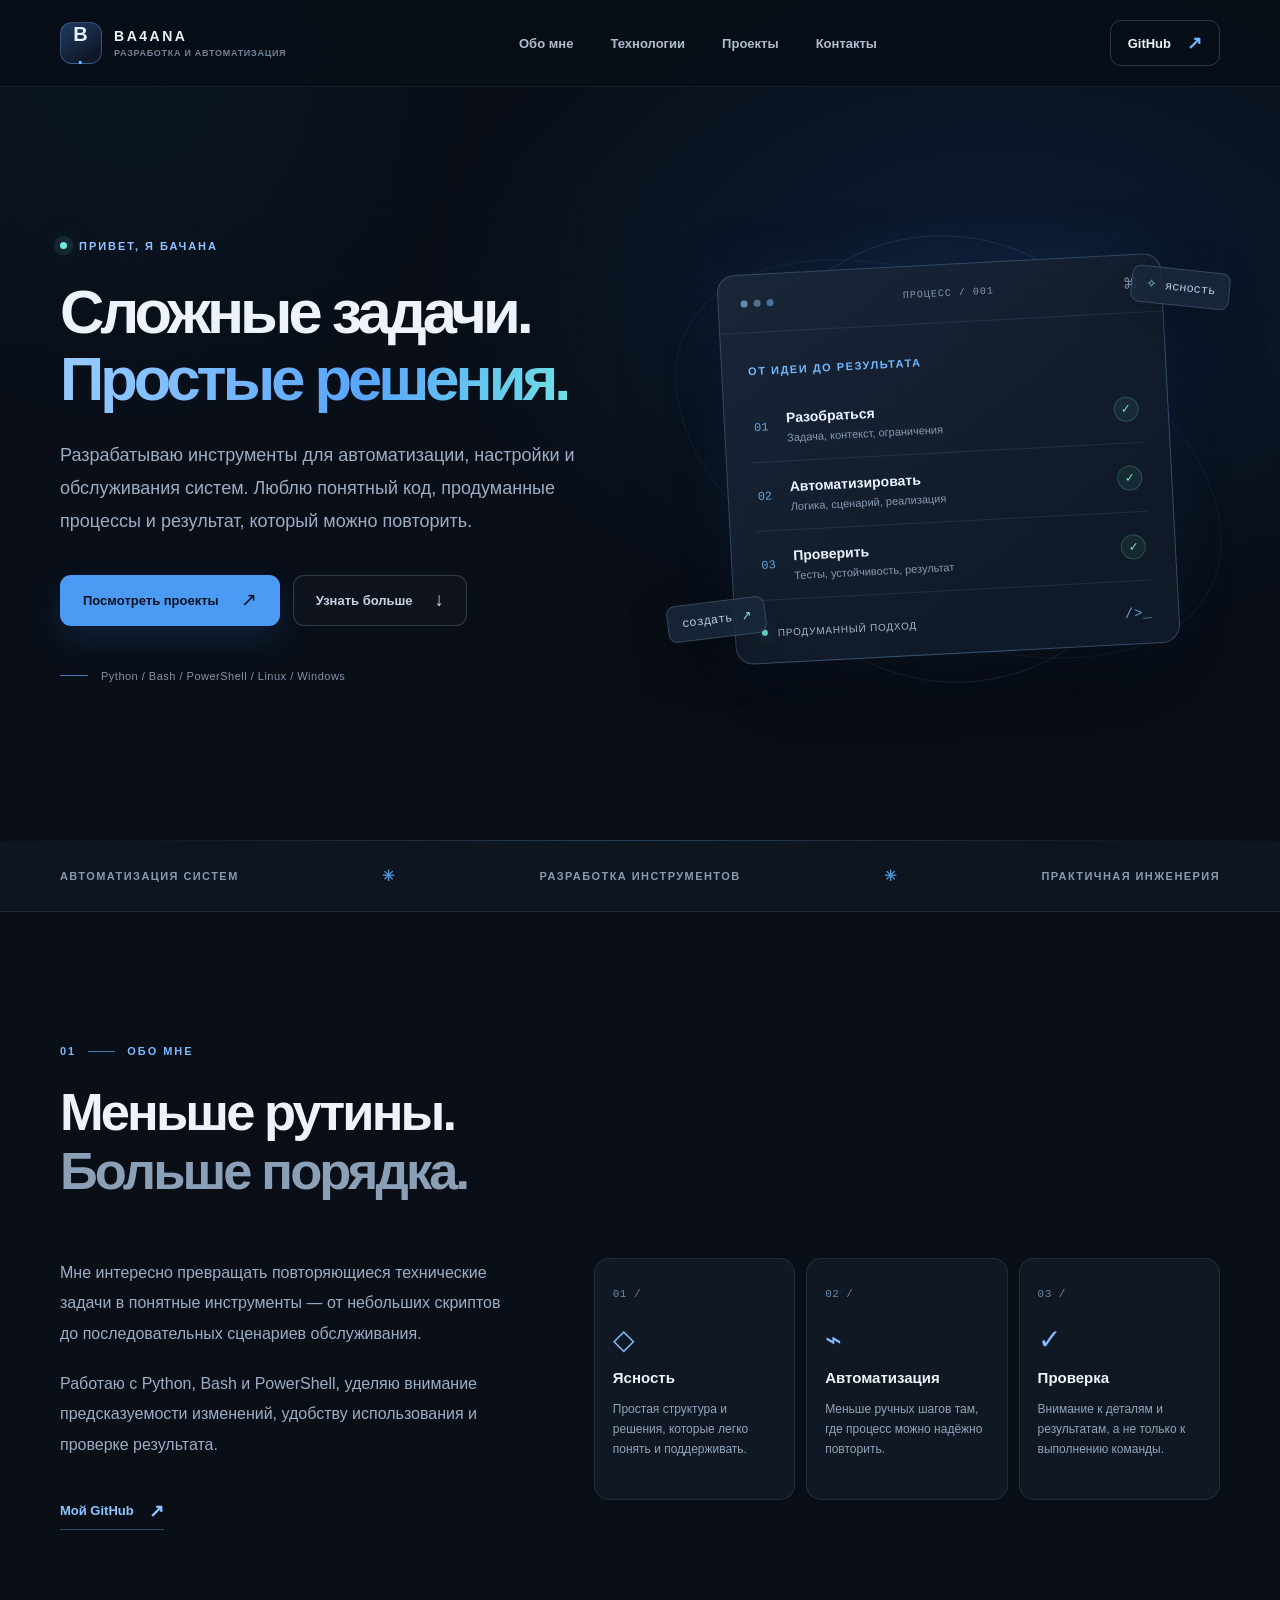
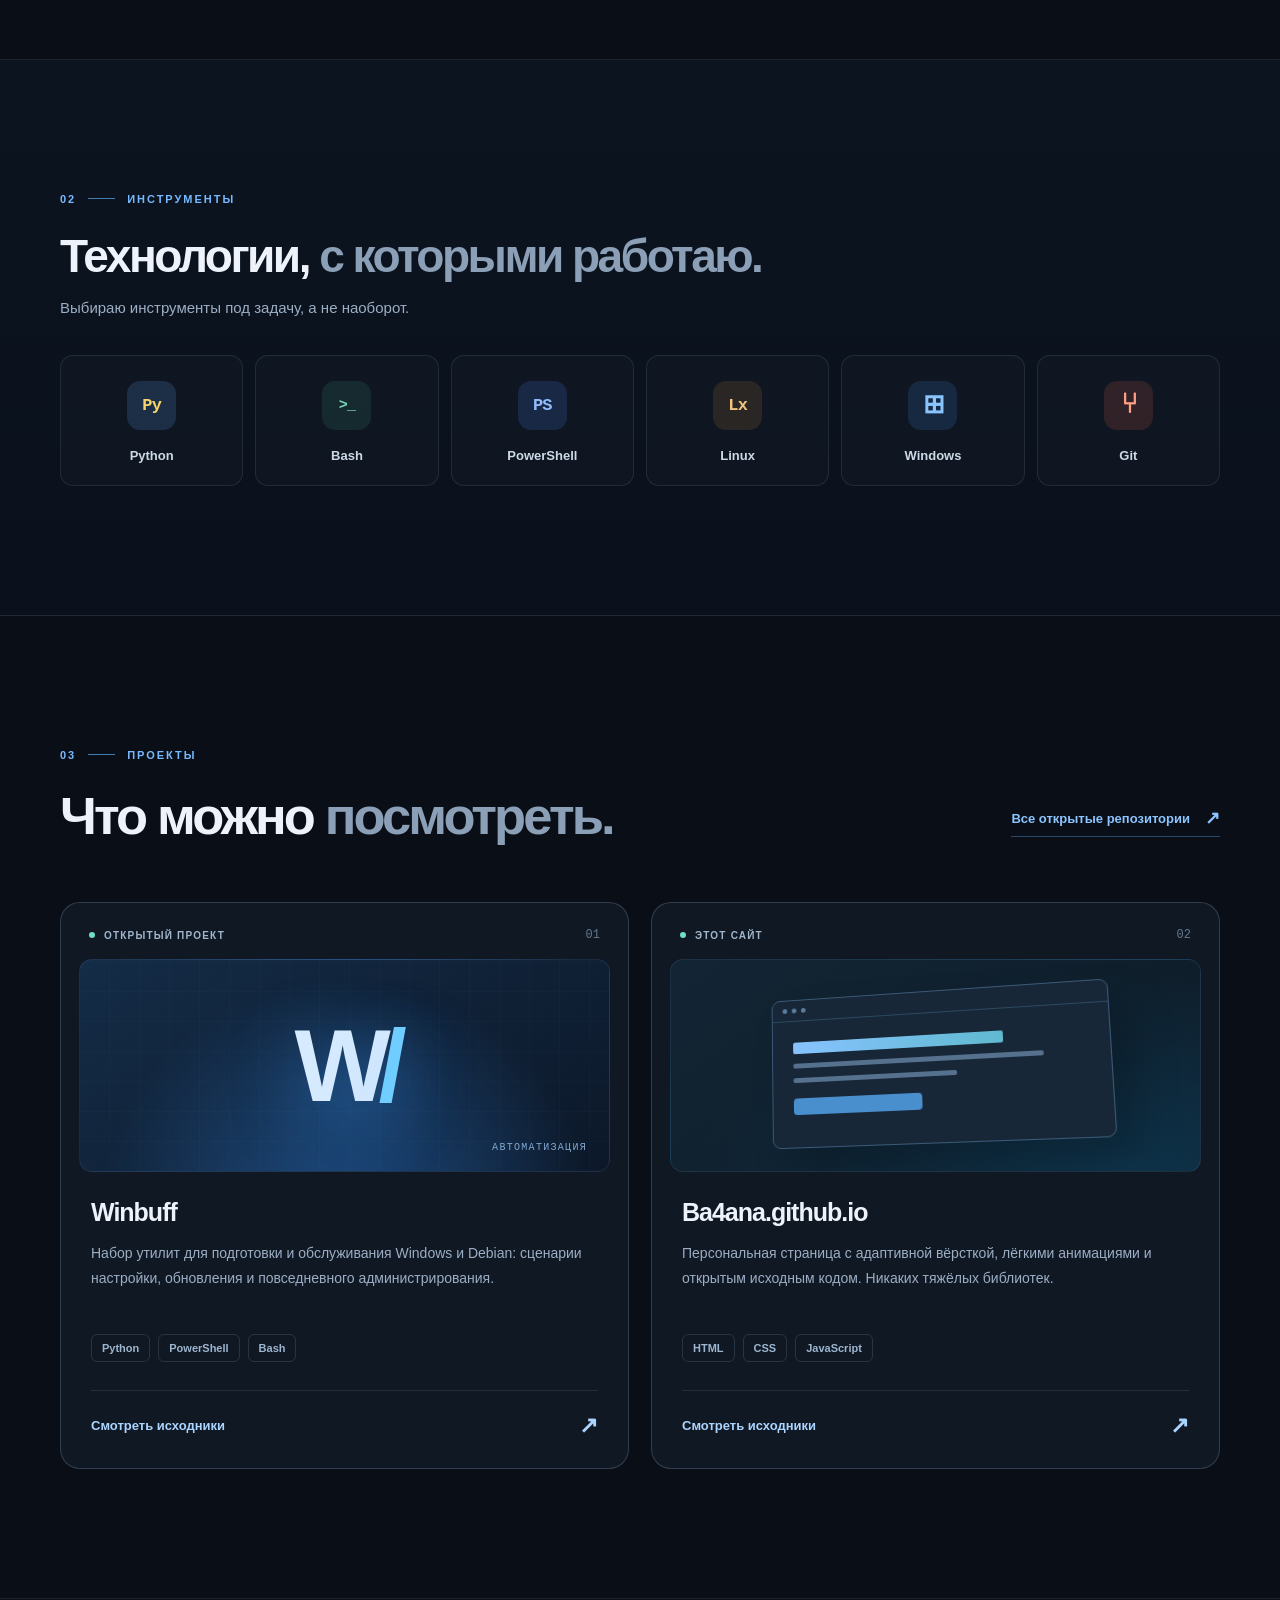
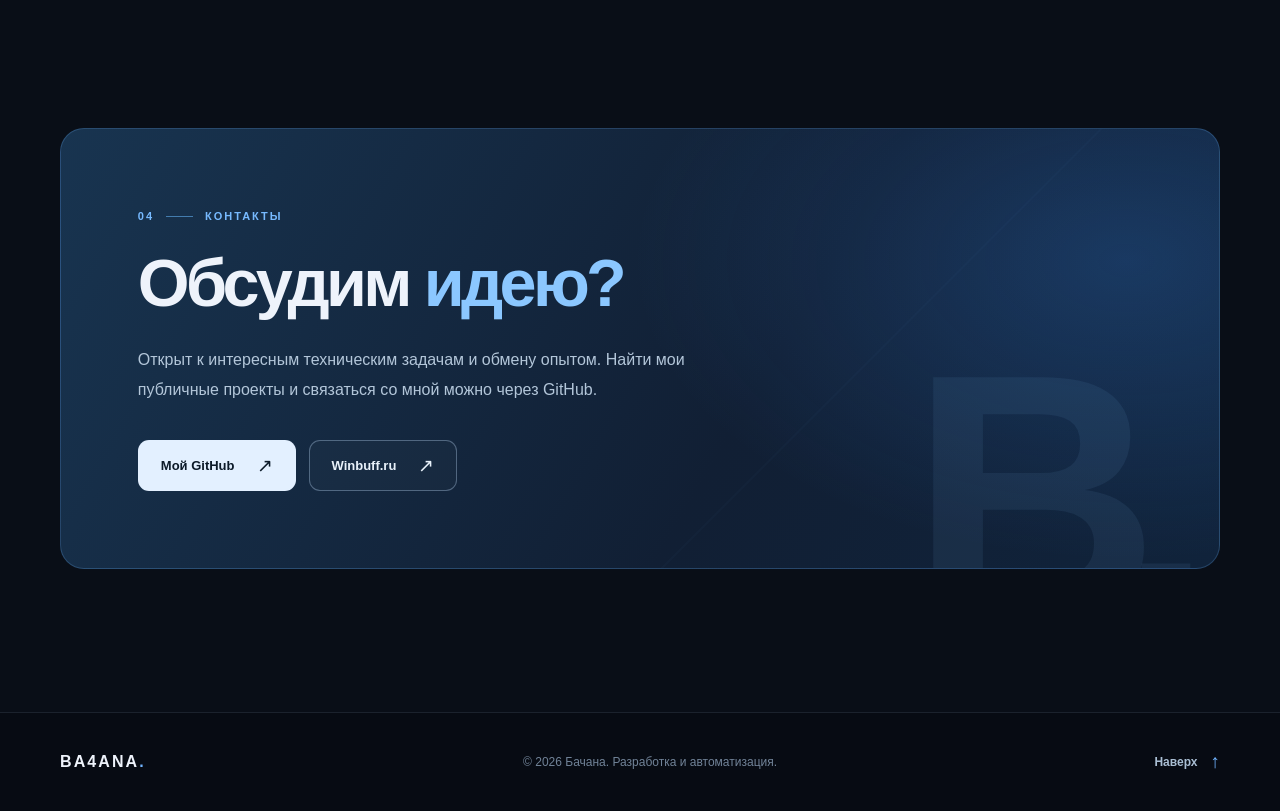
<file: site/index.html>
<!doctype html>
<html lang="ru">
<head>
  <meta charset="utf-8">
  <meta name="viewport" content="width=device-width, initial-scale=1">
  <meta name="color-scheme" content="dark">
  <meta name="theme-color" content="#0a101b">
  <meta name="description" content="Бачана — разработка, автоматизация и практичные инструменты для Linux и Windows. Проекты, технологии и контакты.">
  <meta property="og:type" content="website">
  <meta property="og:locale" content="ru_RU">
  <meta property="og:title" content="Бачана — разработка и автоматизация">
  <meta property="og:description" content="Создаю инструменты, которые делают сложные системные задачи проще.">
  <meta property="og:url" content="https://ba4ana.github.io/">
  <meta name="referrer" content="strict-origin-when-cross-origin">
  <link rel="canonical" href="https://ba4ana.github.io/">
  <link rel="icon" type="image/svg+xml" href="./favicon.svg">
  <link rel="stylesheet" href="./styles.css">
  <title>Бачана — разработка и автоматизация</title>
  <script defer src="./app.js"></script>
  <script type="application/ld+json">
  {
    "@context": "https://schema.org",
    "@type": "Person",
    "name": "Бачана",
    "url": "https://ba4ana.github.io/",
    "sameAs": ["https://github.com/Ba4ana", "https://winbuff.ru/"],
    "knowsAbout": ["Python", "Bash", "PowerShell", "Linux", "Windows", "Git"]
  }
  </script>
</head>
<body>
  <a class="skip-link" href="#main">Перейти к содержимому</a>

  <header class="site-header">
    <div class="container header-inner">
      <a class="brand" href="#top" aria-label="Бачана — на главную">
        <span class="brand-icon" aria-hidden="true">B<span>.</span></span>
        <span class="brand-wordmark">BA4ANA<span class="brand-wordmark-sub">Разработка и автоматизация</span></span>
      </a>
      <button class="menu-toggle" type="button" aria-controls="site-nav" aria-expanded="false" aria-label="Открыть меню">
        <span></span><span></span><span></span>
      </button>
      <nav id="site-nav" class="site-nav" aria-label="Основная навигация">
        <a href="#about">Обо мне</a>
        <a href="#stack">Технологии</a>
        <a href="#projects">Проекты</a>
        <a href="#contact">Контакты</a>
      </nav>
      <a class="header-link" href="https://github.com/Ba4ana" target="_blank" rel="noopener noreferrer">
        GitHub <span aria-hidden="true">↗</span>
      </a>
    </div>
  </header>

  <main id="main">
    <section id="top" class="hero section-grid" aria-labelledby="hero-title">
      <div class="container hero-layout">
        <div class="hero-copy reveal">
          <div class="eyebrow"><span class="eyebrow-mark" aria-hidden="true"></span> ПРИВЕТ, Я БАЧАНА</div>
          <h1 id="hero-title">Сложные задачи.<br><span class="headline-accent">Простые решения.</span></h1>
          <p class="hero-lead">Разрабатываю инструменты для автоматизации, настройки и обслуживания систем. Люблю понятный код, продуманные процессы и результат, который можно повторить.</p>
          <div class="hero-actions">
            <a class="button button-primary" href="#projects">Посмотреть проекты <span aria-hidden="true">↗</span></a>
            <a class="button button-ghost" href="#about">Узнать больше <span aria-hidden="true">↓</span></a>
          </div>
          <p class="hero-footnote"><span class="footnote-line" aria-hidden="true"></span> Python / Bash / PowerShell / Linux / Windows</p>
        </div>

        <div class="hero-art reveal" aria-label="Иллюстрация моего подхода к работе">
          <div class="art-grid" aria-hidden="true"></div>
          <div class="art-orbit art-orbit-one" aria-hidden="true"></div>
          <div class="art-orbit art-orbit-two" aria-hidden="true"></div>
          <div class="process-card">
            <div class="process-top">
              <span class="process-dots" aria-hidden="true"><i></i><i></i><i></i></span>
              <span>ПРОЦЕСС / 001</span>
              <span class="process-top-icon" aria-hidden="true">⌘</span>
            </div>
            <div class="process-main">
              <p class="process-caption">ОТ ИДЕИ ДО РЕЗУЛЬТАТА</p>
              <ol class="process-steps">
                <li>
                  <span class="step-index">01</span>
                  <span class="step-copy"><strong>Разобраться</strong><small>Задача, контекст, ограничения</small></span>
                  <span class="step-check" aria-hidden="true">✓</span>
                </li>
                <li>
                  <span class="step-index">02</span>
                  <span class="step-copy"><strong>Автоматизировать</strong><small>Логика, сценарий, реализация</small></span>
                  <span class="step-check" aria-hidden="true">✓</span>
                </li>
                <li>
                  <span class="step-index">03</span>
                  <span class="step-copy"><strong>Проверить</strong><small>Тесты, устойчивость, результат</small></span>
                  <span class="step-check" aria-hidden="true">✓</span>
                </li>
              </ol>
              <div class="process-bottom">
                <span><i class="signal-dot" aria-hidden="true"></i> ПРОДУМАННЫЙ ПОДХОД</span>
                <span class="process-symbol" aria-hidden="true">/&gt;_</span>
              </div>
            </div>
          </div>
          <div class="art-chip art-chip-a" aria-hidden="true"><span>✧</span> ясность</div>
          <div class="art-chip art-chip-b" aria-hidden="true">создать<span> ↗</span></div>
        </div>
      </div>
      <div class="hero-baseline" aria-hidden="true"></div>
    </section>

    <section class="intro-strip" aria-label="Основные направления">
      <div class="container strip-inner">
        <span>АВТОМАТИЗАЦИЯ СИСТЕМ</span><span class="strip-star" aria-hidden="true">✳</span>
        <span>РАЗРАБОТКА ИНСТРУМЕНТОВ</span><span class="strip-star" aria-hidden="true">✳</span>
        <span>ПРАКТИЧНАЯ ИНЖЕНЕРИЯ</span>
      </div>
    </section>

    <section id="about" class="section about-section" aria-labelledby="about-title">
      <div class="container">
        <div class="section-heading reveal">
          <p class="section-kicker">01 <span></span> ОБО МНЕ</p>
          <h2 id="about-title">Меньше рутины.<br><span>Больше порядка.</span></h2>
        </div>
        <div class="about-layout">
          <div class="about-text reveal">
            <p>Мне интересно превращать повторяющиеся технические задачи в понятные инструменты — от небольших скриптов до последовательных сценариев обслуживания.</p>
            <p>Работаю с Python, Bash и PowerShell, уделяю внимание предсказуемости изменений, удобству использования и проверке результата.</p>
            <a class="text-link" href="https://github.com/Ba4ana" target="_blank" rel="noopener noreferrer">Мой GitHub <span aria-hidden="true">↗</span></a>
          </div>
          <div class="values-grid">
            <article class="value-card reveal">
              <span class="value-number">01 /</span><span class="value-icon" aria-hidden="true">◇</span>
              <h3>Ясность</h3>
              <p>Простая структура и решения, которые легко понять и поддерживать.</p>
            </article>
            <article class="value-card reveal">
              <span class="value-number">02 /</span><span class="value-icon" aria-hidden="true">⌁</span>
              <h3>Автоматизация</h3>
              <p>Меньше ручных шагов там, где процесс можно надёжно повторить.</p>
            </article>
            <article class="value-card reveal">
              <span class="value-number">03 /</span><span class="value-icon" aria-hidden="true">✓</span>
              <h3>Проверка</h3>
              <p>Внимание к деталям и результатам, а не только к выполнению команды.</p>
            </article>
          </div>
        </div>
      </div>
    </section>

    <section id="stack" class="section stack-section" aria-labelledby="stack-title">
      <div class="container">
        <div class="section-heading compact reveal">
          <p class="section-kicker">02 <span></span> ИНСТРУМЕНТЫ</p>
          <h2 id="stack-title">Технологии, <span>с которыми работаю.</span></h2>
          <p>Выбираю инструменты под задачу, а не наоборот.</p>
        </div>
        <ul class="skills-list reveal" aria-label="Технологии">
          <li><span class="skill-icon skill-python" aria-hidden="true">Py</span><span>Python</span></li>
          <li><span class="skill-icon skill-bash" aria-hidden="true">&gt;_</span><span>Bash</span></li>
          <li><span class="skill-icon skill-ps" aria-hidden="true">PS</span><span>PowerShell</span></li>
          <li><span class="skill-icon skill-linux" aria-hidden="true">Lx</span><span>Linux</span></li>
          <li><span class="skill-icon skill-windows" aria-hidden="true">⊞</span><span>Windows</span></li>
          <li><span class="skill-icon skill-git" aria-hidden="true">⑂</span><span>Git</span></li>
        </ul>
      </div>
    </section>

    <section id="projects" class="section projects-section" aria-labelledby="projects-title">
      <div class="container">
        <div class="section-heading projects-heading reveal">
          <div>
            <p class="section-kicker">03 <span></span> ПРОЕКТЫ</p>
            <h2 id="projects-title">Что можно <span>посмотреть.</span></h2>
          </div>
          <a class="text-link" href="https://github.com/Ba4ana?tab=repositories" target="_blank" rel="noopener noreferrer">Все открытые репозитории <span aria-hidden="true">↗</span></a>
        </div>

        <div class="project-grid">
          <article class="project-card project-primary reveal">
            <div class="project-head">
              <span class="project-label"><span class="label-dot" aria-hidden="true"></span> ОТКРЫТЫЙ ПРОЕКТ</span>
              <span class="project-number">01</span>
            </div>
            <div class="project-graphic project-graphic-one" aria-hidden="true">
              <span class="graphic-stroke">W<span>/</span></span>
              <span class="graphic-caption">АВТОМАТИЗАЦИЯ</span>
            </div>
            <div class="project-content">
              <h3>Winbuff</h3>
              <p>Набор утилит для подготовки и обслуживания Windows и Debian: сценарии настройки, обновления и повседневного администрирования.</p>
              <div class="project-tags" aria-label="Технологии проекта"><span>Python</span><span>PowerShell</span><span>Bash</span></div>
              <a class="project-link" href="https://github.com/Ba4ana/winbuff" target="_blank" rel="noopener noreferrer" aria-label="Открыть репозиторий Winbuff на GitHub">
                Смотреть исходники <span aria-hidden="true">↗</span>
              </a>
            </div>
          </article>

          <article class="project-card project-secondary reveal">
            <div class="project-head">
              <span class="project-label"><span class="label-dot" aria-hidden="true"></span> ЭТОТ САЙТ</span>
              <span class="project-number">02</span>
            </div>
            <div class="project-graphic project-graphic-two" aria-hidden="true">
              <div class="browser-drawing">
                <div class="browser-drawing-top"><i></i><i></i><i></i></div>
                <div class="browser-drawing-body">
                  <span class="draw-heading"></span><span class="draw-line"></span>
                  <span class="draw-line short"></span><span class="draw-button"></span>
                </div>
              </div>
            </div>
            <div class="project-content">
              <h3>Ba4ana.github.io</h3>
              <p>Персональная страница с адаптивной вёрсткой, лёгкими анимациями и открытым исходным кодом. Никаких тяжёлых библиотек.</p>
              <div class="project-tags" aria-label="Технологии проекта"><span>HTML</span><span>CSS</span><span>JavaScript</span></div>
              <a class="project-link" href="https://github.com/Ba4ana/Ba4ana.github.io" target="_blank" rel="noopener noreferrer" aria-label="Открыть исходный код этого сайта на GitHub">
                Смотреть исходники <span aria-hidden="true">↗</span>
              </a>
            </div>
          </article>
        </div>
      </div>
    </section>

    <section id="contact" class="section contact-section" aria-labelledby="contact-title">
      <div class="container">
        <div class="contact-panel reveal">
          <div class="contact-decoration" aria-hidden="true">B.</div>
          <p class="section-kicker">04 <span></span> КОНТАКТЫ</p>
          <h2 id="contact-title">Обсудим <span>идею?</span></h2>
          <p>Открыт к интересным техническим задачам и обмену опытом. Найти мои публичные проекты и связаться со мной можно через GitHub.</p>
          <div class="contact-links">
            <a class="button button-light" href="https://github.com/Ba4ana" target="_blank" rel="noopener noreferrer">Мой GitHub <span aria-hidden="true">↗</span></a>
            <a class="button button-outline" href="https://winbuff.ru/" target="_blank" rel="noopener noreferrer">Winbuff.ru <span aria-hidden="true">↗</span></a>
          </div>
        </div>
      </div>
    </section>
  </main>

  <footer class="site-footer">
    <div class="container footer-inner">
      <a class="footer-brand" href="#top">BA4ANA<span>.</span></a>
      <p>© <span id="current-year">2026</span> Бачана. Разработка и автоматизация.</p>
      <a href="#top" class="back-to-top">Наверх <span aria-hidden="true">↑</span></a>
    </div>
  </footer>
</body>
</html>
</file>
<file: site/styles.css>
/* Ba4ana — адаптивный персональный сайт без внешних библиотек и шрифтов. */
:root {
  color-scheme: dark;
  --bg: #090e17;
  --deep: #070b13;
  --surface: #101824;
  --hover: #182638;
  --border: rgba(165, 188, 216, .13);
  --border-strong: rgba(165, 188, 216, .23);
  --text: #eef3fb;
  --muted: #9caec4;
  --subtle: #718398;
  --blue: #71b4ff;
  --cyan: #70e7e1;
  --container: 1160px;
}
* { box-sizing: border-box; }
html { scroll-behavior: smooth; scroll-padding-top: 100px; }
body {
  margin: 0;
  min-width: 320px;
  color: var(--text);
  background: var(--bg);
  font-family: -apple-system, BlinkMacSystemFont, "Segoe UI", Inter, "Noto Sans", Arial, sans-serif;
  -webkit-font-smoothing: antialiased;
  text-rendering: optimizeLegibility;
}
body::before {
  content: ""; position: absolute; z-index: -1; pointer-events: none;
  top: 0; left: 0; right: 0; height: 830px;
  background: radial-gradient(ellipse 55% 53% at 78% 34%, rgba(32, 104, 203, .16), transparent 82%),
              radial-gradient(ellipse 35% 55% at 10% 9%, rgba(18, 93, 146, .09), transparent 80%);
}
a { color: inherit; text-decoration: none; }
button { font: inherit; }
a:focus-visible, button:focus-visible { outline: 2px solid var(--cyan); outline-offset: 5px; }
::selection { background: #3277c7; color: #fff; }
.container { width: min(var(--container), calc(100% - 80px)); margin-inline: auto; }
.skip-link {
  position: fixed; top: -80px; left: 20px; z-index: 100;
  padding: 12px 18px; border-radius: 8px; background: white; color: #09101d; font-weight: 700;
}
.skip-link:focus { top: 12px; }
.site-header {
  position: sticky; top: 0; z-index: 40;
  border-bottom: 1px solid rgba(160, 186, 216, .08);
  background: rgba(9, 14, 23, .86);
  backdrop-filter: blur(18px); -webkit-backdrop-filter: blur(18px);
}
.header-inner { min-height: 86px; display: flex; align-items: center; justify-content: space-between; gap: 30px; }
.brand { display: inline-flex; align-items: center; gap: 12px; flex-shrink: 0; }
.brand-icon {
  width: 42px; height: 42px; border: 1px solid rgba(119, 182, 255, .32);
  border-radius: 12px; display: grid; place-items: center;
  color: #e5f1ff; background: linear-gradient(145deg, #1f3b61, #10192b 78%);
  font-weight: 800; font-size: 20px; letter-spacing: -.09em; padding-right: 3px;
}
.brand-icon span, .footer-brand span { color: var(--blue); }
.brand-wordmark { font-size: 14px; line-height: 1.3; letter-spacing: .18em; font-weight: 800; }
.brand-wordmark-sub {
  display: block; font-size: 9px; font-weight: 600; letter-spacing: .08em;
  color: var(--subtle); margin-top: 3px; text-transform: uppercase;
}
.site-nav { display: flex; align-items: center; gap: clamp(20px, 2.9vw, 38px); }
.site-nav a { font-size: 13px; font-weight: 600; color: #aebed0; transition: color .2s ease; }
.site-nav a:hover, .site-nav a:focus-visible { color: #fff; }
.header-link {
  display: inline-flex; align-items: center; gap: 16px;
  padding: 11px 17px; border: 1px solid var(--border-strong); border-radius: 11px;
  font-size: 13px; font-weight: 700; transition: background .2s, border-color .2s;
}
.header-link:hover { background: var(--hover); border-color: rgba(119, 182, 255, .45); }
.header-link span { color: var(--blue); font-size: 18px; }
.menu-toggle { display: none; }

/* Главный экран */
.hero { position: relative; overflow: hidden; }
.section-grid::before {
  content: ""; position: absolute; inset: 0; pointer-events: none; opacity: .3;
  background-image: linear-gradient(rgba(136, 174, 207, .045) 1px, transparent 1px),
                    linear-gradient(90deg, rgba(136, 174, 207, .045) 1px, transparent 1px);
  background-size: 64px 64px;
  mask-image: linear-gradient(to bottom, transparent, #000 22%, transparent 90%);
}
.hero-layout {
  display: grid; grid-template-columns: minmax(0, 1.04fr) minmax(0, .96fr);
  align-items: center; gap: 30px; padding-top: 129px; padding-bottom: 140px; min-height: 665px;
}
.hero-copy { position: relative; z-index: 2; }
.eyebrow, .section-kicker {
  display: inline-flex; align-items: center; gap: 12px; margin: 0;
  color: #90c4ff; font-size: 11px; letter-spacing: .18em; font-weight: 800;
}
.eyebrow-mark {
  display: inline-block; width: 7px; height: 7px; border-radius: 50%;
  background: var(--cyan); box-shadow: 0 0 0 6px rgba(112, 231, 225, .09), 0 0 22px rgba(112, 231, 225, .55);
}
.hero h1 {
  margin: 26px 0 27px; font-size: clamp(42px, 4.8vw, 65px);
  letter-spacing: -.065em; line-height: 1.08; font-weight: 800; white-space: normal;
}
.headline-accent {
  color: var(--blue); background: linear-gradient(100deg, #94c9ff 5%, #58a5fb 60%, #73ece1 108%);
  -webkit-background-clip: text; background-clip: text; -webkit-text-fill-color: transparent;
}
.hero-lead { font-size: clamp(16px, 1.5vw, 18px); line-height: 1.85; max-width: 530px; color: var(--muted); margin: 0; }
.hero-actions, .contact-links { display: flex; flex-wrap: wrap; gap: 13px; margin-top: 36px; }
.button {
  min-height: 51px; display: inline-flex; align-items: center; justify-content: center;
  gap: 22px; padding: 14px 22px; border-radius: 11px; border: 1px solid transparent;
  font-size: 13px; font-weight: 800; transition: transform .2s, box-shadow .2s, background .2s, border-color .2s;
}
.button:hover { transform: translateY(-2px); }
.button span { font-size: 19px; line-height: 10px; font-weight: 400; }
.button-primary { background: #4b9af3; color: #071222; box-shadow: 0 14px 35px rgba(46, 127, 226, .17); }
.button-primary:hover { background: #78bbff; box-shadow: 0 16px 40px rgba(46, 127, 226, .27); }
.button-ghost { color: #c7d4e4; border-color: var(--border-strong); background: rgba(255,255,255,.025); }
.button-ghost:hover { background: #192537; }
.hero-footnote { display: flex; align-items: center; gap: 13px; margin: 44px 0 0; color: #8294ab; font-size: 11px; letter-spacing: .045em; }
.footnote-line { width: 28px; height: 1px; background: #4178b5; }

/* Декоративная схема без выдуманных показателей */
.hero-art { min-height: 485px; position: relative; display: flex; align-items: center; justify-content: center; isolation: isolate; }
.art-grid { position: absolute; z-index: -3; width: 100%; height: 100%; background: radial-gradient(circle at center, rgba(25, 83, 149, .16), transparent 68%); }
.art-orbit { position: absolute; z-index: -2; border-radius: 50%; border: 1px solid rgba(99, 165, 235, .15); pointer-events: none; }
.art-orbit-one { width: 450px; height: 450px; transform: rotate(-18deg) scaleX(.94); }
.art-orbit-two { width: 585px; height: 340px; transform: rotate(26deg); border-color: rgba(99, 165, 235, .09); }
.process-card {
  width: min(100%, 445px); margin-inline: 25px; border: 1px solid rgba(136, 186, 236, .29);
  border-radius: 18px; background: linear-gradient(145deg, #182638, #101927 76%);
  box-shadow: 0 36px 100px rgba(0,0,0,.33), 0 0 65px rgba(52,129,220,.095);
  transform: rotate(-3deg); overflow: hidden;
}
.process-top {
  display: flex; justify-content: space-between; align-items: center;
  padding: 19px 22px; border-bottom: 1px solid rgba(189,213,242,.1);
  font-family: ui-monospace, SFMono-Regular, Consolas, monospace; color: #8297b3;
  font-size: 10px; letter-spacing: .1em;
}
.process-dots { display: flex; gap: 6px; }
.process-dots i { display: block; width: 7px; height: 7px; background: #54708d; border-radius: 50%; }
.process-dots i:first-child { background: #668aaa; }
.process-dots i:last-child { background: #48719c; }
.process-top-icon { font-size: 15px; }
.process-main { padding: 32px 26px 22px; }
.process-caption { color: #72b8ff; font-size: 11px; letter-spacing: .14em; font-weight: 800; margin: 0 0 17px; }
.process-steps { margin: 0; padding: 0; list-style: none; }
.process-steps li {
  display: flex; align-items: center; gap: 18px; padding: 17px 3px;
  border-bottom: 1px solid rgba(182,209,235,.1);
}
.step-index { font-family: ui-monospace, monospace; color: #67a3dd; font-size: 12px; }
.step-copy { display: grid; gap: 6px; flex: 1; }
.step-copy strong { font-size: 14px; color: #ecf4ff; font-weight: 700; }
.step-copy small { color: #879bb2; font-size: 11px; }
.step-check {
  width: 25px; height: 25px; border-radius: 50%; display: grid; place-items: center;
  color: #72e6d2; background: rgba(73, 206, 175, .09);
  border: 1px solid rgba(106, 229, 195, .22); font-size: 12px;
}
.process-bottom { display: flex; align-items: center; justify-content: space-between; margin-top: 24px; font-size: 10px; letter-spacing: .08em; color: #a4bbc7; }
.process-bottom > span:first-child { display: inline-flex; gap: 10px; align-items: center; }
.signal-dot { display: inline-block; width: 6px; height: 6px; border-radius: 50%; background: #65e1c7; box-shadow: 0 0 15px rgba(101,225,199,.6); }
.process-symbol { font-family: ui-monospace, Consolas, monospace; font-size: 14px; color: #5e9ece; }
.art-chip {
  position: absolute; display: flex; align-items: center; gap: 9px;
  font: 12px ui-monospace, monospace; border: 1px solid var(--border-strong);
  border-radius: 9px; background: rgba(24, 40, 60, .88); color: #b6cde5;
  padding: 10px 14px; box-shadow: 0 20px 50px rgba(0,0,0,.26);
}
.art-chip span { color: #8de8de; }
.art-chip-a { top: 11%; right: -2%; transform: rotate(6deg); }
.art-chip-b { bottom: 13%; left: -2%; transform: rotate(-7deg); }
.hero-baseline { position: absolute; left: 0; right: 0; bottom: 0; height: 1px; background: linear-gradient(90deg, transparent, rgba(105,174,236,.3), transparent); }

/* Контент */
.intro-strip { border-bottom: 1px solid var(--border); background: #0d1521; }
.strip-inner { display: flex; align-items: center; justify-content: space-between; gap: 18px; padding-block: 26px; font-size: 11px; font-weight: 750; letter-spacing: .13em; color: #8899ac; }
.strip-star { color: #4e91cc; font-size: 15px; }
.section { padding: 129px 0; }
.section-heading { margin-bottom: 57px; }
.section-kicker { color: #77baff; }
.section-kicker span { width: 27px; height: 1px; background: #437cae; }
.section-heading h2, .contact-panel h2 {
  font-size: clamp(36px, 4.1vw, 57px); line-height: 1.13;
  letter-spacing: -.055em; font-weight: 800; margin: 23px 0 0;
}
.section-heading h2 span, .contact-panel h2 span { color: #8b9fb6; }
.about-section { border-bottom: 1px solid var(--border); }
.about-layout { display: grid; grid-template-columns: .83fr 1.17fr; gap: clamp(36px, 7vw, 108px); align-items: start; }
.about-text p { color: var(--muted); font-size: 16px; line-height: 1.92; margin: 0 0 19px; }
.text-link { display: inline-flex; align-items: center; gap: 15px; color: #8cc5ff; font-size: 13px; font-weight: 800; margin-top: 20px; border-bottom: 1px solid rgba(107,183,255,.35); padding-bottom: 7px; transition: color .2s; }
.text-link:hover { color: #cff0ff; }
.text-link span { font-size: 18px; }
.values-grid { display: grid; grid-template-columns: repeat(3,minmax(0,1fr)); gap: 11px; }
.value-card { min-height: 242px; padding: 24px 18px 25px; background: var(--surface); border: 1px solid var(--border); border-radius: 15px; transition: border-color .25s, transform .25s; }
.value-card:hover { border-color: rgba(120,185,246,.3); transform: translateY(-4px); }
.value-number { color: #6886a5; font: 11px ui-monospace, Consolas, monospace; letter-spacing: .04em; }
.value-icon { display: block; color: #83bdff; font-size: 28px; margin: 25px 0 15px; line-height: 1; }
.value-card h3 { margin: 0 0 13px; font-size: 15px; font-weight: 750; }
.value-card p { margin: 0; color: #91a4b9; font-size: 12px; line-height: 1.7; }
.stack-section { background: linear-gradient(180deg, #0c1420, #0a111c); border-bottom: 1px solid var(--border); }
.section-heading.compact { margin-bottom: 39px; }
.section-heading.compact h2 { font-size: clamp(34px, 3.6vw, 48px); }
.section-heading.compact > p:last-child { margin: 17px 0 0; color: var(--muted); font-size: 15px; }
.skills-list { padding: 0; margin: 0; display: grid; grid-template-columns: repeat(6,minmax(0,1fr)); gap: 12px; list-style: none; }
.skills-list li {
  border: 1px solid var(--border); border-radius: 13px; padding: 25px 8px 22px;
  display: grid; justify-items: center; gap: 18px; background: rgba(255,255,255,.019);
  color: #cdd9e7; font-size: 13px; font-weight: 700; transition: transform .2s, border-color .2s, background .2s;
}
.skills-list li:hover { transform: translateY(-4px); border-color: rgba(113,180,255,.38); background: var(--hover); }
.skill-icon { width: 49px; height: 49px; display: grid; place-items: center; border-radius: 13px; font-weight: 900; font-size: 17px; font-family: ui-monospace, Consolas, monospace; letter-spacing: -.05em; }
.skill-python { color: #f7d46a; background: rgba(84,142,219,.2); }
.skill-bash { color: #79d6bb; background: rgba(70,180,130,.13); font-size: 15px; }
.skill-ps { color: #91bcff; background: rgba(65,112,209,.2); }
.skill-linux { color: #f1c482; background: rgba(221,150,59,.13); }
.skill-windows { color: #8ac4ff; background: rgba(61,135,216,.17); font-size: 26px; }
.skill-git { color: #ff9c84; background: rgba(244,104,77,.14); font-size: 28px; }
.projects-section { border-bottom: 1px solid var(--border); }
.projects-heading { display: flex; justify-content: space-between; align-items: end; gap: 25px; }
.projects-heading .text-link { margin-bottom: 8px; }
.project-grid { display: grid; grid-template-columns: repeat(2,minmax(0,1fr)); gap: 22px; }
.project-card {
  min-width: 0; overflow: hidden; border: 1px solid var(--border-strong);
  border-radius: 20px; background: #101824; transition: transform .25s, border-color .25s;
}
.project-card:hover { transform: translateY(-6px); border-color: rgba(124,186,248,.47); }
.project-head { display: flex; align-items: center; justify-content: space-between; padding: 25px 28px 17px; }
.project-label { display: inline-flex; align-items: center; gap: 9px; color: #a2b7cc; font-size: 10px; letter-spacing: .12em; font-weight: 800; }
.label-dot { height: 6px; width: 6px; border-radius: 50%; background: #71ddc7; }
.project-number { color: #64798f; font-family: ui-monospace, Consolas, monospace; font-size: 12px; }
.project-graphic { height: 213px; margin: 0 18px; border: 1px solid rgba(127,165,208,.13); border-radius: 13px; position: relative; overflow: hidden; display: flex; align-items: center; justify-content: center; }
.project-graphic-one { background: radial-gradient(ellipse at 50% 125%, rgba(49,132,226,.47), transparent 66%), linear-gradient(145deg, #142c47, #0c1829); }
.project-graphic-one::before { content:""; position:absolute; inset:0; background: repeating-linear-gradient(90deg, transparent 0 29px, rgba(140,186,231,.045) 30px), repeating-linear-gradient(0deg, transparent 0 29px, rgba(140,186,231,.045) 30px); }
.graphic-stroke { position: relative; font-size: 102px; font-weight: 900; letter-spacing: -.12em; color: #d7ebff; line-height: 1; text-shadow: 0 18px 65px rgba(56,152,245,.5); }
.graphic-stroke span { color: #70cdff; }
.graphic-caption { position: absolute; bottom: 18px; right: 22px; font-size: 10px; font-family: ui-monospace, Consolas, monospace; letter-spacing: .13em; color: #82a8d1; }
.project-graphic-two { background: radial-gradient(ellipse at 85% 100%, rgba(19,117,174,.28), transparent 67%), linear-gradient(145deg, #132535, #0c1a25); }
.browser-drawing { width: 65%; min-width: 185px; height: 154px; border-radius: 9px; background: #172737; border: 1px solid #3c5a79; transform: perspective(700px) rotateY(-9deg) rotateX(6deg) rotate(-3deg); box-shadow: 20px 24px 40px rgba(0,0,0,.23); overflow: hidden; }
.browser-drawing-top { height: 22px; border-bottom: 1px solid #2d4960; display:flex; align-items:center; gap:5px; padding-left:11px; }
.browser-drawing-top i { width: 5px; height:5px; border-radius:50%; background: #5c7d9e; }
.browser-drawing-body { padding: 22px 22px; display: grid; gap: 10px; }
.draw-heading { width: 73%; height: 12px; background: linear-gradient(90deg,#87c3ff,#60b9d0); border-radius: 2px; }
.draw-line { width: 86%; height: 5px; background: #55718d; border-radius: 2px; }
.draw-line.short { width: 57%; }
.draw-button { width: 45%; height: 17px; background: #498fce; border-radius: 4px; margin-top: 6px; }
.project-content { padding: 26px 30px 29px; }
.project-content h3 { font-size: 25px; letter-spacing: -.04em; margin: 0 0 14px; }
.project-content p { min-height: 72px; font-size: 14px; color: var(--muted); line-height: 1.8; margin: 0 0 21px; }
.project-tags { display: flex; gap: 8px; flex-wrap: wrap; }
.project-tags span { border: 1px solid rgba(145,181,217,.18); border-radius: 6px; color: #9db6cf; padding: 7px 10px; font-size: 11px; font-weight: 650; }
.project-link { display: flex; justify-content: space-between; align-items: center; gap: 8px; margin-top: 28px; padding-top: 21px; border-top: 1px solid var(--border); font-size: 13px; font-weight: 800; color: #abd4ff; }
.project-link span { font-size: 23px; transition: transform .2s; }
.project-link:hover span { transform: translate(3px,-3px); }

/* Контакты */
.contact-section { padding-bottom: 143px; }
.contact-panel {
  position: relative; padding: clamp(42px, 6vw, 80px);
  border: 1px solid rgba(101,166,235,.25); border-radius: 24px; overflow: hidden;
  background: radial-gradient(ellipse 50% 80% at 92% 30%, rgba(54,134,232,.24),transparent 85%),
              linear-gradient(120deg, #183450, #111f34 60%, #10233b);
}
.contact-panel::after { content: ""; position: absolute; inset:0; pointer-events:none; opacity:.4; background: linear-gradient(135deg, transparent 65%, rgba(97,171,242,.055) 65% 65.2%, transparent 65.2%); }
.contact-decoration { position: absolute; right: 4%; bottom: -100px; color: rgba(137,201,255,.075); font-size: clamp(180px, 27vw, 370px); line-height:1; font-weight:900; letter-spacing:-.12em; user-select:none; pointer-events:none; }
.contact-panel > :not(.contact-decoration) { position: relative; z-index: 1; }
.contact-panel h2 { font-size: clamp(45px,5.2vw,73px); margin-top:22px; }
.contact-panel h2 span { color: #8bc7ff; }
.contact-panel > p:not(.section-kicker) { max-width: 580px; font-size: 16px; line-height: 1.85; color: #b3c6d9; margin: 24px 0 0; }
.button-light { background: #e3f0ff; color: #0c1a29; }
.button-light:hover { background: white; }
.button-outline { background: rgba(255,255,255,.02); border-color: rgba(190,217,245,.35); color: #e8f1fa; }
.button-outline:hover { background: rgba(255,255,255,.08); }
.site-footer { border-top: 1px solid var(--border); background: var(--deep); }
.footer-inner { min-height: 98px; display:flex; justify-content:space-between; align-items:center; gap:18px; }
.footer-brand { font-weight:850; letter-spacing:.13em; font-size:16px; }
.footer-inner p { font-size:12px; color:var(--subtle); }
.back-to-top { display:inline-flex; align-items:center; gap:13px; color: #aabfd4; font-size:12px; font-weight:750; }
.back-to-top span { font-size:19px; color:var(--blue); }

/* Адаптивность */
@media (prefers-reduced-motion: no-preference) {
  .js .reveal { opacity: 0; transform: translateY(22px); transition: opacity .75s ease, transform .75s cubic-bezier(.2,.7,.25,1); }
  .js .reveal.is-visible { opacity: 1; transform: translateY(0); }
}
@media (max-width: 1060px) {
  .hero h1 { font-size: clamp(39px, 4.9vw, 57px); }
  .hero-layout { gap: 8px; }
  .hero-art { min-height: 440px; }
  .about-layout { grid-template-columns: 1fr; gap: 35px; }
  .values-grid { gap: 14px; }
  .value-card { min-height: 205px; }
}
@media (max-width: 760px) {
  html { scroll-padding-top: 80px; }
  .container { width: min(100% - 40px, var(--container)); }
  .header-inner { min-height: 74px; gap: 12px; }
  .brand-icon { width:39px; height:39px; }
  .brand-wordmark-sub { font-size: 8px; }
  .header-link { margin-left: auto; font-size: 12px; padding: 9px 12px; gap: 7px; }
  .menu-toggle {
    display: flex; order: 3; align-items: center; justify-content: center; flex-direction: column; gap: 5px;
    width: 40px; height: 40px; border: 1px solid var(--border-strong); border-radius: 10px;
    background: var(--surface); cursor: pointer;
  }
  .menu-toggle span { width: 17px; height: 2px; background: #d2e4f5; border-radius: 2px; transition: transform .2s, opacity .2s; }
  .menu-toggle[aria-expanded="true"] span:first-child { transform: translateY(7px) rotate(45deg); }
  .menu-toggle[aria-expanded="true"] span:nth-child(2) { opacity: 0; }
  .menu-toggle[aria-expanded="true"] span:last-child { transform: translateY(-7px) rotate(-45deg); }
  .site-nav {
    display: none; position: absolute; top: 74px; left: 0; right: 0;
    background: #101a27; border-bottom: 1px solid var(--border-strong);
    box-shadow: 0 20px 45px rgba(0,0,0,.3); flex-direction: column; align-items:stretch; gap:0; padding:10px 20px 18px;
  }
  .site-nav[data-open="true"] { display:flex; }
  .site-nav a { padding: 15px; font-size:14px; border-bottom:1px solid var(--border); }
  .hero-layout { grid-template-columns: 1fr; padding-top: 76px; padding-bottom: 76px; gap: 30px; min-height:auto; }
  .hero h1 { font-size: clamp(39px, 9vw, 63px); white-space:normal; }
  .hero-lead { max-width: 560px; }
  .hero-art { min-height: 435px; }
  .art-chip-a { right: 5%; }
  .art-chip-b { left: 3%; }
  .strip-inner { gap: 10px; padding-block: 18px; font-size: 9px; letter-spacing: .08em; }
  .section { padding: 86px 0; }
  .section-heading { margin-bottom: 37px; }
  .skills-list { grid-template-columns: repeat(3,minmax(0,1fr)); }
  .project-grid { grid-template-columns:1fr; }
  .project-content p { min-height: 0; }
  .project-graphic { height:220px; }
  .projects-heading { align-items: start; flex-direction:column; gap:0; }
  .contact-section { padding-bottom: 95px; }
  .footer-inner { padding-block: 26px; flex-wrap:wrap; }
}
@media (max-width: 480px) {
  .container { width: min(100% - 34px, var(--container)); }
  .brand-wordmark { font-size: 12px; }
  .brand-wordmark-sub { max-width: 120px; font-size:7px; letter-spacing:0; }
  .header-link { padding:9px; font-size:11px; }
  .hero-layout { padding-top: 61px; padding-bottom: 57px; }
  .hero h1 { font-size: clamp(35px, 9.4vw, 47px); line-height:1.15; margin-block: 24px; }
  .hero-lead { line-height:1.7; font-size: 15px; }
  .hero-actions { margin-top:25px; }
  .button { min-height:48px; padding:12px 16px; }
  .hero-footnote { margin-top: 31px; font-size:10px; line-height:1.6; }
  .hero-art { min-height: 350px; }
  .process-card { margin-inline:12px; transform:rotate(-2deg); }
  .process-top { padding:15px 17px; }
  .process-main { padding:24px 16px 19px; }
  .process-steps li { gap:11px; padding:14px 1px; }
  .step-copy strong { font-size:13px; }
  .step-copy small { font-size:10px; }
  .art-chip { font-size:10px; padding:8px 10px; }
  .art-chip-a { right:0; top:1%; }
  .art-chip-b { left:0; bottom:1%; }
  .art-orbit-one { width:320px;height:320px; }
  .art-orbit-two { width:420px; height:260px; }
  .strip-inner { justify-content: center; flex-wrap:wrap; gap:10px; }
  .strip-inner span:nth-child(4), .strip-inner span:nth-child(5) { display:none; }
  .section-heading h2, .section-heading.compact h2 { font-size: 35px; }
  .values-grid { grid-template-columns:1fr; gap:10px; }
  .value-card { min-height:auto; padding:19px; display:grid; grid-template-columns:48px 1fr; column-gap:12px; }
  .value-number { grid-column:1; }
  .value-icon { grid-column:1; grid-row:2 / span 2; margin:15px 0 0; }
  .value-card h3 { grid-column:2; margin:7px 0 4px; }
  .value-card p { grid-column:2; font-size:12px; }
  .skills-list { gap:9px; }
  .skills-list li { font-size:12px; padding:19px 4px 16px; gap:11px; }
  .skill-icon { width:43px;height:43px; }
  .project-graphic { height:175px; margin-inline:12px; }
  .project-head { padding:19px 18px 15px; }
  .project-content { padding:22px 20px 24px; }
  .project-content h3 { font-size:22px; }
  .contact-panel { padding:37px 24px; border-radius:18px; }
  .contact-panel h2 { font-size:46px; }
  .contact-panel > p:not(.section-kicker) { font-size:15px; }
  .contact-links { gap:10px; }
  .footer-inner { flex-direction:column; align-items:flex-start; gap:9px; }
  .footer-inner p { margin:0; }
}
@media (prefers-reduced-motion: reduce) {
  html { scroll-behavior: auto; }
  *, *::before, *::after { transition-duration: .01ms !important; animation-duration: .01ms !important; }
}
</file>
